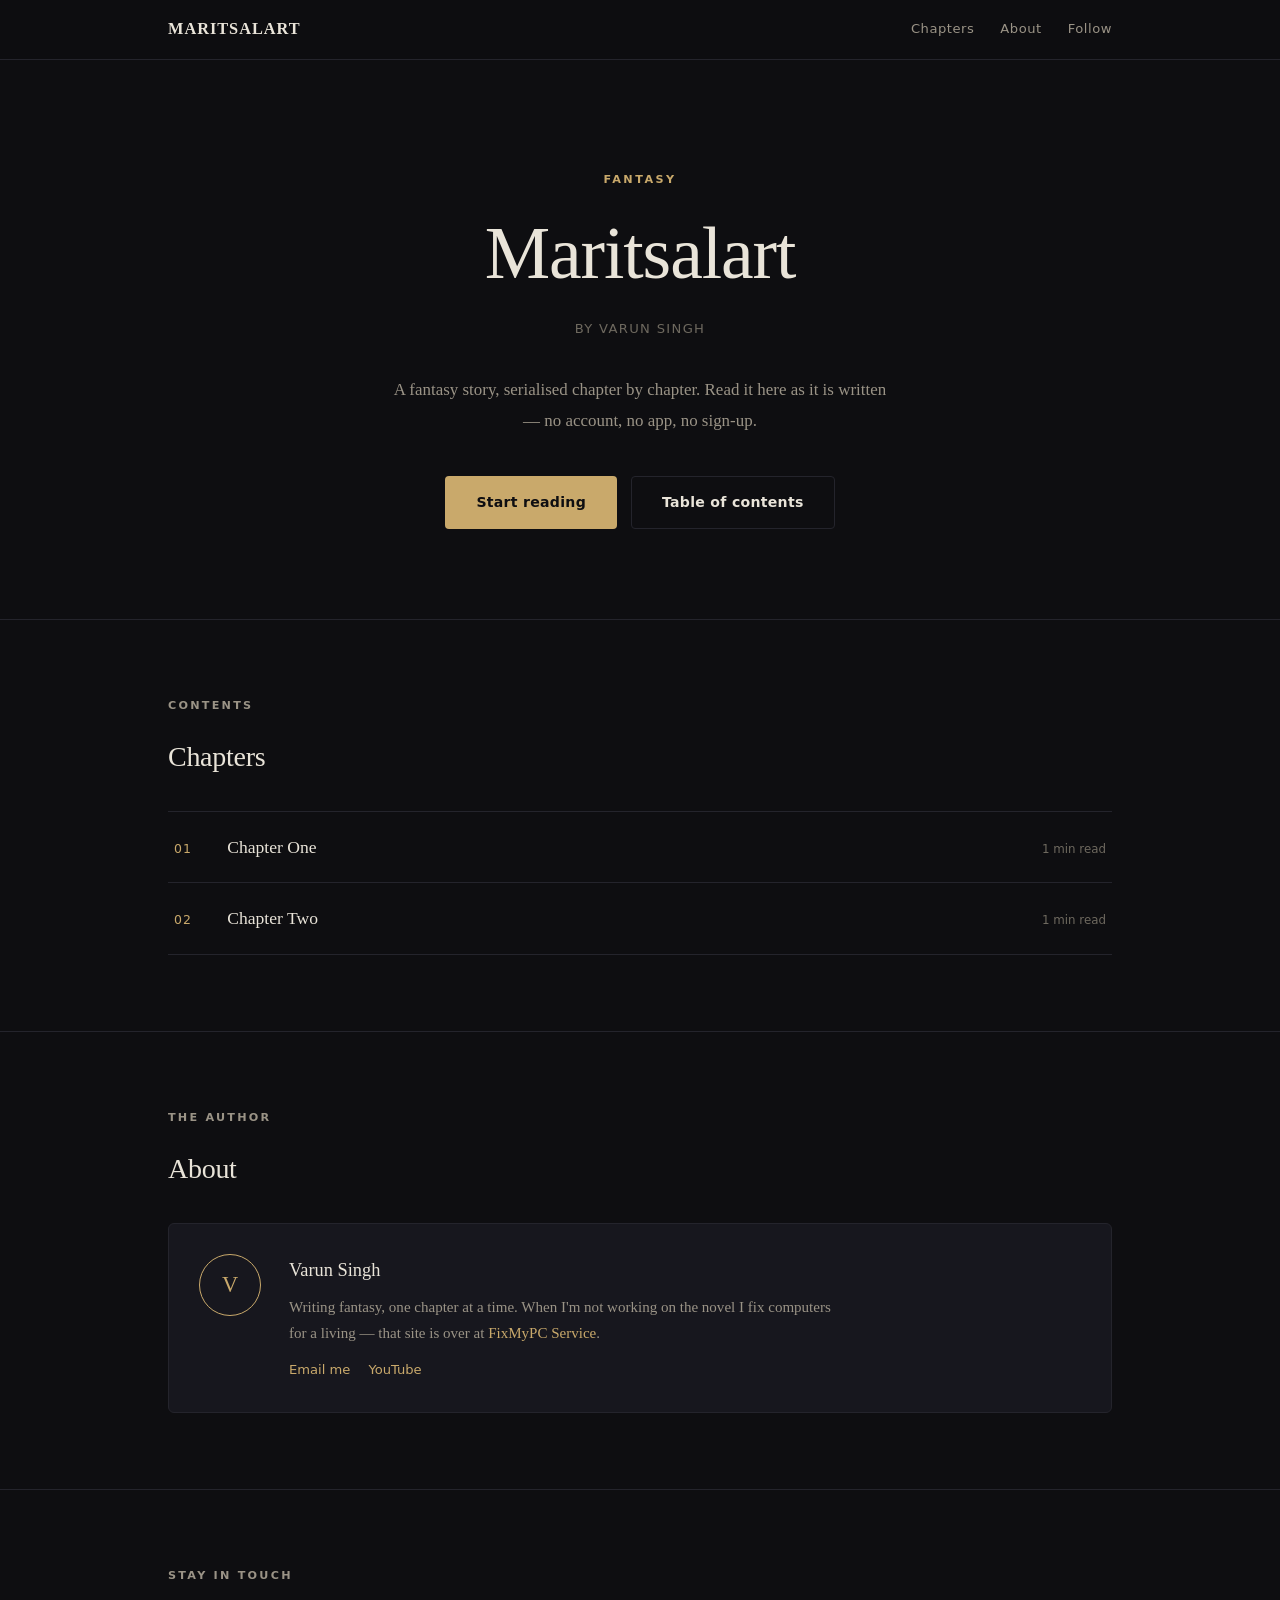
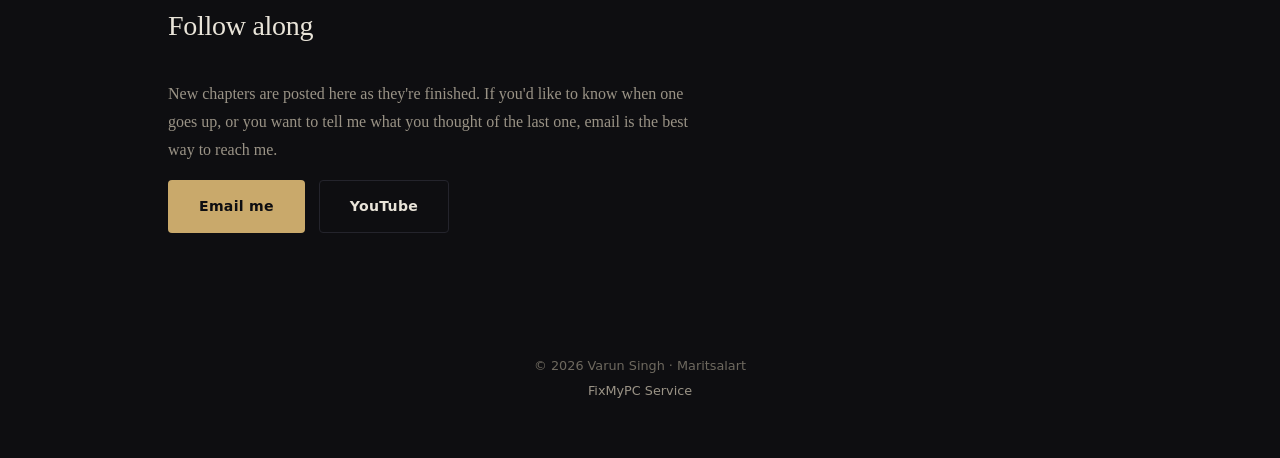
<file: index.html>
<!DOCTYPE html>
<html lang="en">
<head>
<meta charset="UTF-8">
<meta name="viewport" content="width=device-width, initial-scale=1.0">
<title>Maritsalart — a fantasy novel</title>
<meta name="description" content="Maritsalart — a fantasy novel, serialised chapter by chapter. Read it online, free.">
<meta name="author" content="Varun Singh">
<meta name="theme-color" content="#0E0E11">
<link rel="canonical" href="https://botnet1109.github.io/maritsalart/">

<meta property="og:type" content="book">
<meta property="og:site_name" content="Maritsalart">
<meta property="og:title" content="Maritsalart — a fantasy novel">
<meta property="og:description" content="A fantasy story, serialised chapter by chapter. Read it online, free.">
<meta property="og:url" content="https://botnet1109.github.io/maritsalart/">
<meta property="og:image" content="https://botnet1109.github.io/maritsalart/og-image.png">
<meta property="og:image:width" content="1200">
<meta property="og:image:height" content="630">
<meta name="twitter:card" content="summary_large_image">
<meta name="twitter:image" content="https://botnet1109.github.io/maritsalart/og-image.png">

<link rel="icon" href="data:image/svg+xml,%3Csvg xmlns='http://www.w3.org/2000/svg' viewBox='0 0 64 64'%3E%3Crect width='64' height='64' rx='12' fill='%230E0E11'/%3E%3Ctext x='32' y='45' font-family='Georgia,serif' font-size='34' text-anchor='middle' fill='%23C9A96B'%3EM%3C/text%3E%3C/svg%3E">
<link rel="stylesheet" href="assets/site.css">
</head>
<body>

<a class="skip" href="#chapters">Skip to chapters</a>

<header class="topbar">
  <div class="topbar-inner">
    <a class="brand" href="./" id="brand">Maritsalart</a>
    <ul class="topnav">
      <li><a href="#chapters">Chapters</a></li>
      <li class="hide-sm"><a href="#about">About</a></li>
      <li><a href="#follow">Follow</a></li>
    </ul>
  </div>
</header>

<main>

  <section class="hero">
    <div class="wrap">
      <p class="genre" id="genre">Fantasy</p>
      <h1 id="book-title">Maritsalart</h1>
      <p class="byline" id="byline">by Varun Singh</p>
      <p class="blurb" id="blurb"></p>
      <div class="btns">
        <a class="btn btn-solid" id="start-btn" href="chapter.html?ch=1">Start reading</a>
        <a class="btn btn-ghost" href="#chapters">Table of contents</a>
      </div>
    </div>
  </section>

  <section class="section" id="chapters">
    <div class="wrap">
      <p class="eyebrow">Contents</p>
      <h2>Chapters</h2>
      <ul class="toc" id="toc"></ul>
      <noscript>
        <p style="margin-top:20px">The chapter list needs JavaScript to build itself. Open <strong>chapter.html?ch=1</strong> directly to read.</p>
      </noscript>
    </div>
  </section>

  <section class="section" id="about">
    <div class="wrap">
      <p class="eyebrow">The author</p>
      <h2>About</h2>
      <div class="author-card">
        <div class="author-mark" id="author-initial">V</div>
        <div>
          <h3 id="author-name">Varun Singh</h3>
          <p id="author-bio">Writing fantasy, one chapter at a time. When I'm not working on the novel I fix computers for a living — that site is over at <a href="https://botnet1109.github.io/FixMyPC-Service/">FixMyPC Service</a>.</p>
          <div class="author-links" id="author-links"></div>
        </div>
      </div>
    </div>
  </section>

  <section class="section" id="follow">
    <div class="wrap">
      <p class="eyebrow">Stay in touch</p>
      <h2>Follow along</h2>
      <p>New chapters are posted here as they're finished. If you'd like to know when one goes up, or you want to tell me what you thought of the last one, email is the best way to reach me.</p>
      <div class="btns" style="justify-content:flex-start" id="follow-btns"></div>
    </div>
  </section>

</main>

<footer>
  <p>&copy; <span id="year">2026</span> <span id="foot-author">Varun Singh</span> &middot; <span id="foot-title">Maritsalart</span></p>
  <p><a href="https://botnet1109.github.io/FixMyPC-Service/">FixMyPC Service</a></p>
</footer>

<script src="assets/chapters.js"></script>
<script>
(function () {
  "use strict";

  var STORE_LAST = "maritsalart:last";
  var STORE_SCROLL = "maritsalart:scroll";

  function esc(s) {
    return String(s == null ? "" : s)
      .replace(/&/g, "&amp;").replace(/</g, "&lt;").replace(/>/g, "&gt;")
      .replace(/"/g, "&quot;").replace(/'/g, "&#39;");
  }

  function wordCount(html) {
    var text = String(html || "").replace(/<[^>]*>/g, " ").replace(/\s+/g, " ").trim();
    return text ? text.split(" ").length : 0;
  }

  function minutes(html) {
    var w = wordCount(html);
    if (!w) return "";
    return Math.max(1, Math.round(w / 220)) + " min read";
  }

  // ---- Book metadata ----
  document.title = BOOK.title + " — a " + String(BOOK.genre || "").toLowerCase() + " novel";
  document.getElementById("book-title").textContent = BOOK.title;
  document.getElementById("brand").textContent = BOOK.title;
  document.getElementById("genre").textContent = BOOK.genre;
  document.getElementById("byline").textContent = "by " + BOOK.author;
  document.getElementById("blurb").textContent = BOOK.blurb;
  document.getElementById("author-name").textContent = BOOK.author;
  document.getElementById("author-initial").textContent = (BOOK.author || "?").charAt(0).toUpperCase();
  document.getElementById("foot-author").textContent = BOOK.author;
  document.getElementById("foot-title").textContent = BOOK.title;
  document.getElementById("year").textContent = new Date().getFullYear();

  // ---- Follow / contact buttons ----
  var links = [];
  if (BOOK.email) links.push({ href: "mailto:" + BOOK.email, label: "Email me", solid: true });
  if (BOOK.youtube) links.push({ href: BOOK.youtube, label: "YouTube", solid: false });

  var followBtns = document.getElementById("follow-btns");
  followBtns.innerHTML = links.map(function (l) {
    return '<a class="btn ' + (l.solid ? "btn-solid" : "btn-ghost") + '" href="' + esc(l.href) + '"' +
      (l.href.indexOf("mailto:") === 0 ? "" : ' target="_blank" rel="noopener"') + '>' + esc(l.label) + '</a>';
  }).join("");

  document.getElementById("author-links").innerHTML = links.map(function (l) {
    return '<a href="' + esc(l.href) + '"' + (l.href.indexOf("mailto:") === 0 ? "" : ' target="_blank" rel="noopener"') + '>' + esc(l.label) + '</a>';
  }).join("");

  // ---- Table of contents ----
  var toc = document.getElementById("toc");
  var chapters = (typeof CHAPTERS !== "undefined" ? CHAPTERS : []).slice().sort(function (a, b) { return a.n - b.n; });

  if (!chapters.length) {
    toc.outerHTML = '<div class="toc-empty">No chapters yet. Add one in <strong>assets/chapters.js</strong> — copy the example block, change the title and paste your text inside <em>body</em>.</div>';
  } else {
    toc.innerHTML = chapters.map(function (c) {
      return '<li><a href="chapter.html?ch=' + c.n + '">' +
        '<span class="num">' + (c.n < 10 ? "0" : "") + c.n + '</span>' +
        '<span class="ttl">' + esc(c.title) + '</span>' +
        '<span class="meta">' + esc(minutes(c.body)) + '</span>' +
      '</a></li>';
    }).join("");
  }

  // ---- Continue reading, if they've been here before ----
  var last = null;
  try { last = parseInt(localStorage.getItem(STORE_LAST), 10); } catch (e) {}
  if (last) {
    var match = chapters.filter(function (c) { return c.n === last; })[0];
    if (match) {
      var btn = document.getElementById("start-btn");
      btn.textContent = "Continue — " + match.title;
      btn.href = "chapter.html?ch=" + last + "&resume=1";
    }
  }
})();
</script>

</body>
</html>
</file>
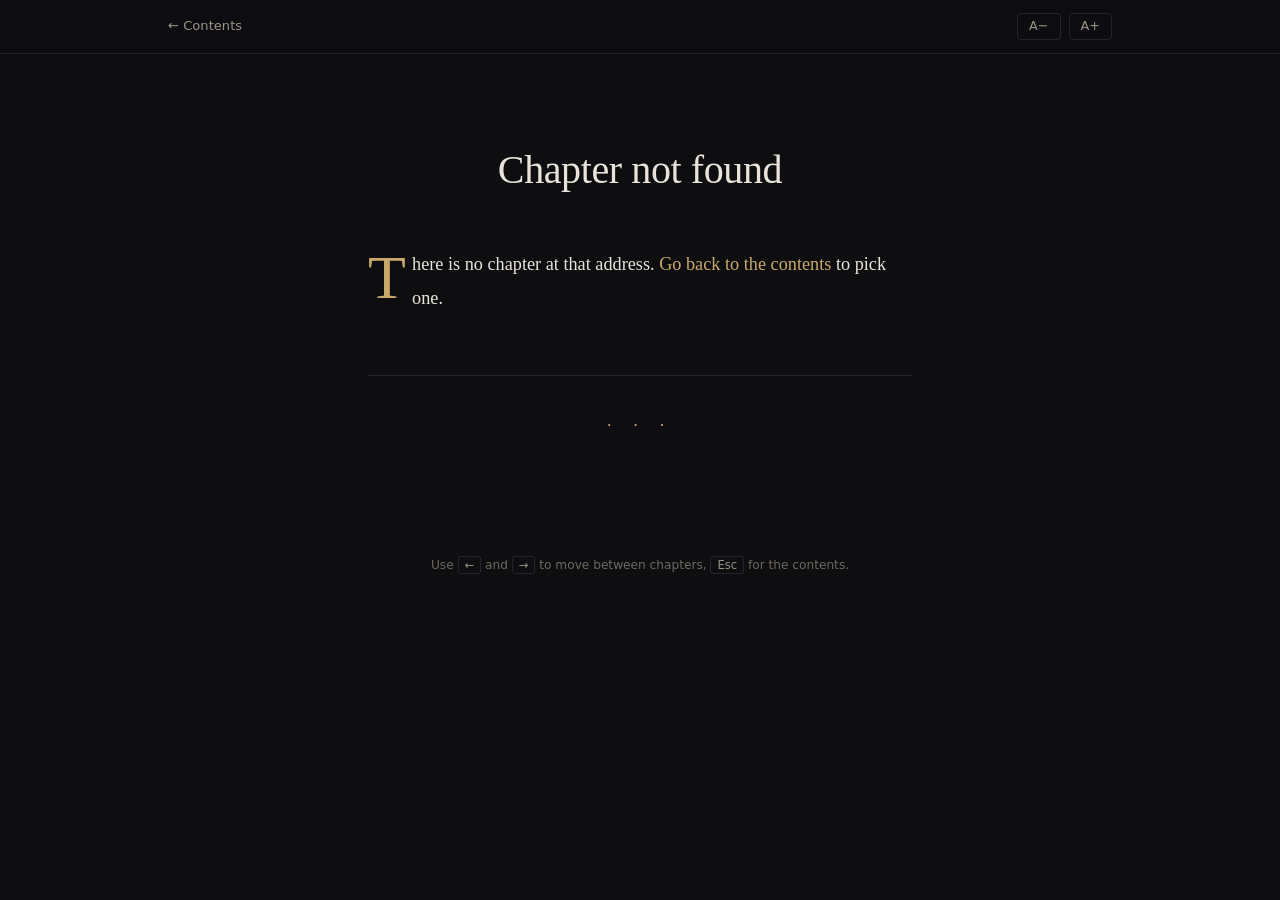
<file: chapter.html>
<!DOCTYPE html>
<html lang="en">
<head>
<meta charset="UTF-8">
<meta name="viewport" content="width=device-width, initial-scale=1.0">
<title>Chapter — Maritsalart</title>
<meta name="description" content="Read Maritsalart, a fantasy novel, chapter by chapter.">
<meta name="theme-color" content="#0E0E11">
<link rel="icon" href="data:image/svg+xml,%3Csvg xmlns='http://www.w3.org/2000/svg' viewBox='0 0 64 64'%3E%3Crect width='64' height='64' rx='12' fill='%230E0E11'/%3E%3Ctext x='32' y='45' font-family='Georgia,serif' font-size='34' text-anchor='middle' fill='%23C9A96B'%3EM%3C/text%3E%3C/svg%3E">
<link rel="stylesheet" href="assets/site.css">
</head>
<body>

<div class="progress-track"><div class="progress-bar" id="progress"></div></div>

<a class="skip" href="#text">Skip to chapter text</a>

<header class="reader-bar">
  <div class="reader-bar-inner">
    <a class="back-link" href="./">&larr; Contents</a>
    <span class="chapter-label" id="chapter-label"></span>
    <div class="reader-tools">
      <button class="tool" id="font-smaller" type="button" aria-label="Decrease text size">A&minus;</button>
      <button class="tool" id="font-larger" type="button" aria-label="Increase text size">A+</button>
    </div>
  </div>
</header>

<main>
  <article class="chapter">
    <div class="wrap-narrow">
      <header class="chapter-head">
        <p class="kicker" id="kicker"></p>
        <h1 id="chapter-title">Chapter</h1>
        <p class="sub" id="chapter-sub"></p>
      </header>

      <div class="prose" id="text"></div>

      <div class="chapter-end">
        <p class="end-mark">&middot; &middot; &middot;</p>
        <nav class="chapter-nav">
          <a class="btn btn-ghost" id="prev" href="#">&larr; Previous</a>
          <a class="btn btn-solid" id="next" href="#">Next chapter &rarr;</a>
        </nav>
      </div>
    </div>
  </article>

  <p class="reader-foot">
    Use <kbd>&larr;</kbd> and <kbd>&rarr;</kbd> to move between chapters, <kbd>Esc</kbd> for the contents.
  </p>
</main>

<script src="assets/chapters.js"></script>
<script>
(function () {
  "use strict";

  var STORE_LAST = "maritsalart:last";
  var STORE_SCROLL = "maritsalart:scroll";
  var STORE_SIZE = "maritsalart:size";
  var DEFAULT_SIZE = 1.14;   // rem
  var MIN_SIZE = 0.95, MAX_SIZE = 1.55, STEP = 0.08;

  var chapters = (typeof CHAPTERS !== "undefined" ? CHAPTERS : []).slice()
    .sort(function (a, b) { return a.n - b.n; });

  var params = new URLSearchParams(window.location.search);
  var wanted = parseInt(params.get("ch"), 10);
  var resume = params.get("resume") === "1";

  var idx = -1;
  for (var i = 0; i < chapters.length; i++) {
    if (chapters[i].n === wanted) { idx = i; break; }
  }
  var chapter = idx >= 0 ? chapters[idx] : null;

  // ---- Nothing to show ----
  if (!chapter) {
    document.getElementById("kicker").textContent = "";
    document.getElementById("chapter-title").textContent = "Chapter not found";
    document.getElementById("chapter-sub").textContent = "";
    document.getElementById("text").innerHTML =
      '<p>There is no chapter at that address. <a href="./">Go back to the contents</a> to pick one.</p>';
    document.getElementById("prev").style.display = "none";
    document.getElementById("next").style.display = "none";
    document.getElementById("chapter-label").textContent = "";
    return;
  }

  // ---- Render the chapter ----
  document.title = "Chapter " + chapter.n + " — " + chapter.title + " · " + BOOK.title;
  document.getElementById("kicker").textContent = "Chapter " + chapter.n;
  document.getElementById("chapter-title").textContent = chapter.title;
  document.getElementById("chapter-sub").textContent = chapter.subtitle || "";
  document.getElementById("chapter-label").textContent = BOOK.title + " · " + chapter.n + " of " + chapters.length;
  document.getElementById("text").innerHTML = chapter.body || "";

  // ---- Prev / next ----
  var prev = document.getElementById("prev");
  var next = document.getElementById("next");
  var prevCh = chapters[idx - 1];
  var nextCh = chapters[idx + 1];

  if (prevCh) {
    prev.href = "chapter.html?ch=" + prevCh.n;
    prev.innerHTML = "&larr; " + prevCh.title;
  } else {
    prev.setAttribute("disabled", "");
    prev.href = "#";
  }

  if (nextCh) {
    next.href = "chapter.html?ch=" + nextCh.n;
    next.innerHTML = nextCh.title + " &rarr;";
  } else {
    next.href = "./";
    next.innerHTML = "Back to contents";
  }

  // ---- Remember where they got to ----
  try {
    localStorage.setItem(STORE_LAST, String(chapter.n));
  } catch (e) {}

  // ---- Font size ----
  function applySize(rem) {
    document.documentElement.style.setProperty("--reader-size", rem.toFixed(2) + "rem");
    try { localStorage.setItem(STORE_SIZE, String(rem)); } catch (e) {}
  }

  var size = DEFAULT_SIZE;
  try {
    var saved = parseFloat(localStorage.getItem(STORE_SIZE));
    if (saved && saved >= MIN_SIZE && saved <= MAX_SIZE) size = saved;
  } catch (e) {}
  applySize(size);

  document.getElementById("font-smaller").addEventListener("click", function () {
    size = Math.max(MIN_SIZE, size - STEP); applySize(size);
  });
  document.getElementById("font-larger").addEventListener("click", function () {
    size = Math.min(MAX_SIZE, size + STEP); applySize(size);
  });

  // ---- Reading progress bar ----
  var bar = document.getElementById("progress");
  function updateProgress() {
    var doc = document.documentElement;
    var max = doc.scrollHeight - window.innerHeight;
    var pct = max > 0 ? (window.scrollY / max) * 100 : 0;
    bar.style.width = Math.min(100, Math.max(0, pct)) + "%";
  }
  updateProgress();
  window.addEventListener("scroll", updateProgress, { passive: true });
  window.addEventListener("resize", updateProgress);

  // ---- Save scroll position, so "Continue reading" returns here ----
  var saveTimer = null;
  window.addEventListener("scroll", function () {
    if (saveTimer) return;
    saveTimer = setTimeout(function () {
      saveTimer = null;
      try {
        var all = JSON.parse(localStorage.getItem(STORE_SCROLL) || "{}");
        all[chapter.n] = Math.round(window.scrollY);
        localStorage.setItem(STORE_SCROLL, JSON.stringify(all));
      } catch (e) {}
    }, 400);
  }, { passive: true });

  if (resume) {
    var restore = 0;
    try {
      var store = JSON.parse(localStorage.getItem(STORE_SCROLL) || "{}");
      restore = store[chapter.n] || 0;
    } catch (e) {}
    if (restore > 80) {
      window.addEventListener("load", function () { window.scrollTo(0, restore); });
    }
  }

  // ---- Keyboard navigation ----
  document.addEventListener("keydown", function (e) {
    if (e.target && /^(INPUT|TEXTAREA|SELECT)$/.test(e.target.tagName)) return;
    if (e.key === "ArrowLeft" && prevCh) { window.location.href = prev.href; }
    if (e.key === "ArrowRight") { window.location.href = next.href; }
    if (e.key === "Escape") { window.location.href = "./"; }
  });
})();
</script>

</body>
</html>
</file>
<file: assets/site.css>
/* ===========================================================
   Maritsalart — shared styles
   Dark, minimal, serif. Edit colours in :root below.
   =========================================================== */

* { box-sizing: border-box; margin: 0; padding: 0; }

:root {
  --bg:        #0E0E11;
  --bg-soft:   #14141A;
  --bg-card:   #17171E;
  --ink:       #E9E4D9;
  --ink-dim:   #9A9386;
  --ink-faint: #6E695F;
  --rule:      #24242C;
  --accent:    #C9A96B;
  --accent-dim: rgba(201,169,107,0.14);

  --serif: "Iowan Old Style", "Palatino Linotype", Palatino, "Book Antiqua",
           Georgia, "Times New Roman", serif;
  --sans: system-ui, -apple-system, "Segoe UI", Roboto, Helvetica, Arial, sans-serif;

  --reader-size: 1.14rem;
  --measure: 34rem;
}

html { scroll-behavior: smooth; }

body {
  background-color: var(--bg);
  color: var(--ink);
  font-family: var(--serif);
  font-size: 16px;
  line-height: 1.75;
  -webkit-font-smoothing: antialiased;
  text-rendering: optimizeLegibility;
}

a { color: var(--accent); text-decoration: none; }
a:hover { text-decoration: underline; }
a:focus-visible, button:focus-visible { outline: 2px solid var(--accent); outline-offset: 3px; }

img { max-width: 100%; }

.skip {
  position: absolute; left: -9999px; top: 0;
  background: var(--accent); color: #0E0E11;
  padding: 10px 18px; font-family: var(--sans);
  font-size: 0.85rem; font-weight: 600; z-index: 100;
}
.skip:focus { left: 0; }

.wrap { max-width: 62rem; margin: 0 auto; padding: 0 24px; }
.wrap-narrow { max-width: 40rem; margin: 0 auto; padding: 0 24px; }

/* ---------- Top bar ---------- */
.topbar {
  position: sticky; top: 0; z-index: 50;
  background-color: rgba(14,14,17,0.92);
  backdrop-filter: blur(10px);
  border-bottom: 1px solid var(--rule);
}
.topbar-inner {
  max-width: 62rem; margin: 0 auto; padding: 15px 24px;
  display: flex; align-items: center; justify-content: space-between; gap: 20px;
}
.brand {
  font-family: var(--serif);
  font-size: 1.02rem; font-weight: 600; letter-spacing: 0.06em;
  color: var(--ink); text-transform: uppercase;
}
.brand:hover { text-decoration: none; color: var(--accent); }
.topnav { display: flex; gap: 26px; list-style: none; font-family: var(--sans); font-size: 0.82rem; }
.topnav a { color: var(--ink-dim); letter-spacing: 0.04em; }
.topnav a:hover { color: var(--accent); text-decoration: none; }

/* ---------- Hero ---------- */
.hero {
  padding: 110px 0 90px;
  border-bottom: 1px solid var(--rule);
  text-align: center;
}
.genre {
  font-family: var(--sans);
  font-size: 0.7rem; font-weight: 600;
  letter-spacing: 0.22em; text-transform: uppercase;
  color: var(--accent);
  margin-bottom: 26px;
}
.hero h1 {
  font-size: clamp(2.6rem, 8vw, 4.6rem);
  font-weight: 400;
  line-height: 1.05;
  letter-spacing: -0.015em;
  margin-bottom: 26px;
}
.hero .blurb {
  color: var(--ink-dim);
  font-size: 1.06rem;
  max-width: 32rem;
  margin: 0 auto 40px;
  line-height: 1.8;
}
.hero .byline {
  font-family: var(--sans);
  font-size: 0.82rem;
  letter-spacing: 0.1em;
  text-transform: uppercase;
  color: var(--ink-faint);
  margin-bottom: 34px;
}

.btns { display: flex; gap: 14px; justify-content: center; flex-wrap: wrap; }
.btn {
  font-family: var(--sans);
  font-size: 0.88rem; font-weight: 600;
  letter-spacing: 0.02em;
  padding: 13px 30px;
  border-radius: 4px;
  border: 1px solid transparent;
  cursor: pointer;
  transition: background-color 0.18s, border-color 0.18s, color 0.18s;
  display: inline-block;
}
.btn-solid { background-color: var(--accent); color: #0E0E11; }
.btn-solid:hover { background-color: #D8BB82; text-decoration: none; }
.btn-ghost { border-color: var(--rule); color: var(--ink); background: none; }
.btn-ghost:hover { border-color: var(--accent); color: var(--accent); text-decoration: none; }

/* ---------- Sections ---------- */
.section { padding: 76px 0; border-bottom: 1px solid var(--rule); }
.section:last-of-type { border-bottom: none; }
.eyebrow {
  font-family: var(--sans);
  font-size: 0.7rem; font-weight: 600;
  letter-spacing: 0.2em; text-transform: uppercase;
  color: var(--accent);
  margin-bottom: 14px;
}
.section h2 {
  font-size: 1.75rem; font-weight: 400;
  margin-bottom: 30px;
  letter-spacing: -0.01em;
}
.section p { color: var(--ink-dim); margin-bottom: 16px; max-width: var(--measure); }

/* ---------- Table of contents ---------- */
.toc { list-style: none; border-top: 1px solid var(--rule); }
.toc li { border-bottom: 1px solid var(--rule); }
.toc a {
  display: flex;
  align-items: baseline;
  gap: 18px;
  padding: 20px 6px;
  color: var(--ink);
  transition: background-color 0.15s, padding-left 0.15s;
}
.toc a:hover {
  text-decoration: none;
  background-color: var(--bg-soft);
  padding-left: 16px;
}
.toc .num {
  font-family: var(--sans);
  font-size: 0.78rem;
  color: var(--accent);
  min-width: 2.2rem;
  letter-spacing: 0.08em;
}
.toc .ttl { font-size: 1.1rem; flex: 1; }
.toc .meta {
  font-family: var(--sans);
  font-size: 0.74rem;
  color: var(--ink-faint);
  white-space: nowrap;
}
.toc-empty {
  border: 1px dashed var(--rule);
  padding: 26px;
  color: var(--ink-faint);
  font-family: var(--sans);
  font-size: 0.85rem;
  line-height: 1.7;
}

/* ---------- Author card ---------- */
.author-card {
  display: grid;
  grid-template-columns: auto 1fr;
  gap: 28px;
  align-items: start;
  background-color: var(--bg-card);
  border: 1px solid var(--rule);
  border-radius: 6px;
  padding: 30px;
}
.author-mark {
  width: 62px; height: 62px;
  border-radius: 50%;
  border: 1px solid var(--accent);
  color: var(--accent);
  display: flex; align-items: center; justify-content: center;
  font-size: 1.4rem;
  flex-shrink: 0;
}
.author-card h3 { font-size: 1.15rem; font-weight: 400; margin-bottom: 8px; }
.author-card p { color: var(--ink-dim); font-size: 0.94rem; margin-bottom: 12px; }
.author-links { display: flex; gap: 18px; flex-wrap: wrap; font-family: var(--sans); font-size: 0.82rem; }

/* ---------- Footer ---------- */
footer {
  padding: 44px 0 54px;
  text-align: center;
  font-family: var(--sans);
  font-size: 0.8rem;
  color: var(--ink-faint);
  line-height: 2;
}
footer a { color: var(--ink-dim); }
footer a:hover { color: var(--accent); }

/* ===========================================================
   READER
   =========================================================== */
.progress-track {
  position: fixed; top: 0; left: 0; right: 0;
  height: 2px; background: transparent; z-index: 60;
}
.progress-bar {
  height: 100%; width: 0%;
  background-color: var(--accent);
  transition: width 0.1s linear;
}

.reader-bar {
  position: sticky; top: 0; z-index: 55;
  background-color: rgba(14,14,17,0.94);
  backdrop-filter: blur(10px);
  border-bottom: 1px solid var(--rule);
}
.reader-bar-inner {
  max-width: 62rem; margin: 0 auto;
  padding: 13px 24px;
  display: flex; align-items: center; justify-content: space-between; gap: 16px;
}
.back-link {
  font-family: var(--sans); font-size: 0.82rem;
  color: var(--ink-dim); white-space: nowrap;
}
.back-link:hover { color: var(--accent); text-decoration: none; }
.reader-tools { display: flex; align-items: center; gap: 8px; }
.tool {
  font-family: var(--sans);
  font-size: 0.8rem;
  background: none;
  border: 1px solid var(--rule);
  color: var(--ink-dim);
  border-radius: 4px;
  padding: 6px 11px;
  cursor: pointer;
  line-height: 1;
}
.tool:hover { border-color: var(--accent); color: var(--accent); }
.tool[disabled] { opacity: 0.3; cursor: default; }
.tool[disabled]:hover { border-color: var(--rule); color: var(--ink-dim); }
.chapter-label {
  font-family: var(--sans);
  font-size: 0.76rem;
  color: var(--ink-faint);
  letter-spacing: 0.06em;
  white-space: nowrap;
}

.chapter {
  padding: 74px 0 40px;
}
.chapter-head { text-align: center; margin-bottom: 54px; }
.chapter-head .kicker {
  font-family: var(--sans);
  font-size: 0.7rem; font-weight: 600;
  letter-spacing: 0.22em; text-transform: uppercase;
  color: var(--accent);
  margin-bottom: 18px;
}
.chapter-head h1 {
  font-size: clamp(1.75rem, 5vw, 2.5rem);
  font-weight: 400;
  line-height: 1.2;
  letter-spacing: -0.01em;
}
.chapter-head .sub {
  color: var(--ink-faint);
  font-style: italic;
  margin-top: 12px;
  font-size: 1rem;
}

.prose {
  max-width: var(--measure);
  margin: 0 auto;
  font-size: var(--reader-size);
  line-height: 1.85;
  color: var(--ink);
}
.prose p { margin-bottom: 1.5em; }
.prose p:first-of-type::first-letter {
  float: left;
  font-size: 3.4em;
  line-height: 0.82;
  padding: 0.06em 0.1em 0 0;
  color: var(--accent);
}
.prose em { font-style: italic; }
.prose strong { font-weight: 600; }
.prose blockquote {
  border-left: 2px solid var(--rule);
  padding-left: 22px;
  margin: 1.8em 0;
  color: var(--ink-dim);
  font-style: italic;
}
.prose hr {
  border: none;
  text-align: center;
  margin: 2.4em 0;
}
.prose hr::before {
  content: "\2022 \2022 \2022";
  color: var(--ink-faint);
  letter-spacing: 0.6em;
  font-size: 0.85em;
}

.chapter-end {
  max-width: var(--measure);
  margin: 60px auto 0;
  border-top: 1px solid var(--rule);
  padding-top: 34px;
}
.end-mark {
  text-align: center;
  color: var(--accent);
  font-size: 1.1rem;
  letter-spacing: 0.5em;
  margin-bottom: 34px;
}
.chapter-nav { display: flex; justify-content: space-between; gap: 14px; flex-wrap: wrap; }
.chapter-nav .btn { flex: 1; text-align: center; min-width: 150px; }
.chapter-nav .btn[disabled] { opacity: 0.3; cursor: default; pointer-events: none; }

.reader-foot {
  font-family: var(--sans);
  font-size: 0.76rem;
  color: var(--ink-faint);
  text-align: center;
  padding: 40px 24px 60px;
}
.reader-foot kbd {
  font-family: var(--sans);
  border: 1px solid var(--rule);
  border-radius: 3px;
  padding: 1px 6px;
  font-size: 0.72rem;
  color: var(--ink-dim);
}

/* ---------- Responsive ---------- */
@media (max-width: 620px) {
  .hero { padding: 70px 0 60px; }
  .section { padding: 56px 0; }
  .topnav { gap: 16px; }
  .topnav li.hide-sm { display: none; }
  .author-card { grid-template-columns: 1fr; gap: 18px; }
  .toc .meta { display: none; }
  .toc a { gap: 12px; padding: 17px 4px; }
  .chapter { padding: 48px 0 30px; }
  .chapter-head { margin-bottom: 38px; }
  :root { --reader-size: 1.08rem; }
}

@media (prefers-reduced-motion: reduce) {
  html { scroll-behavior: auto; }
  * { transition: none !important; }
}
</file>
